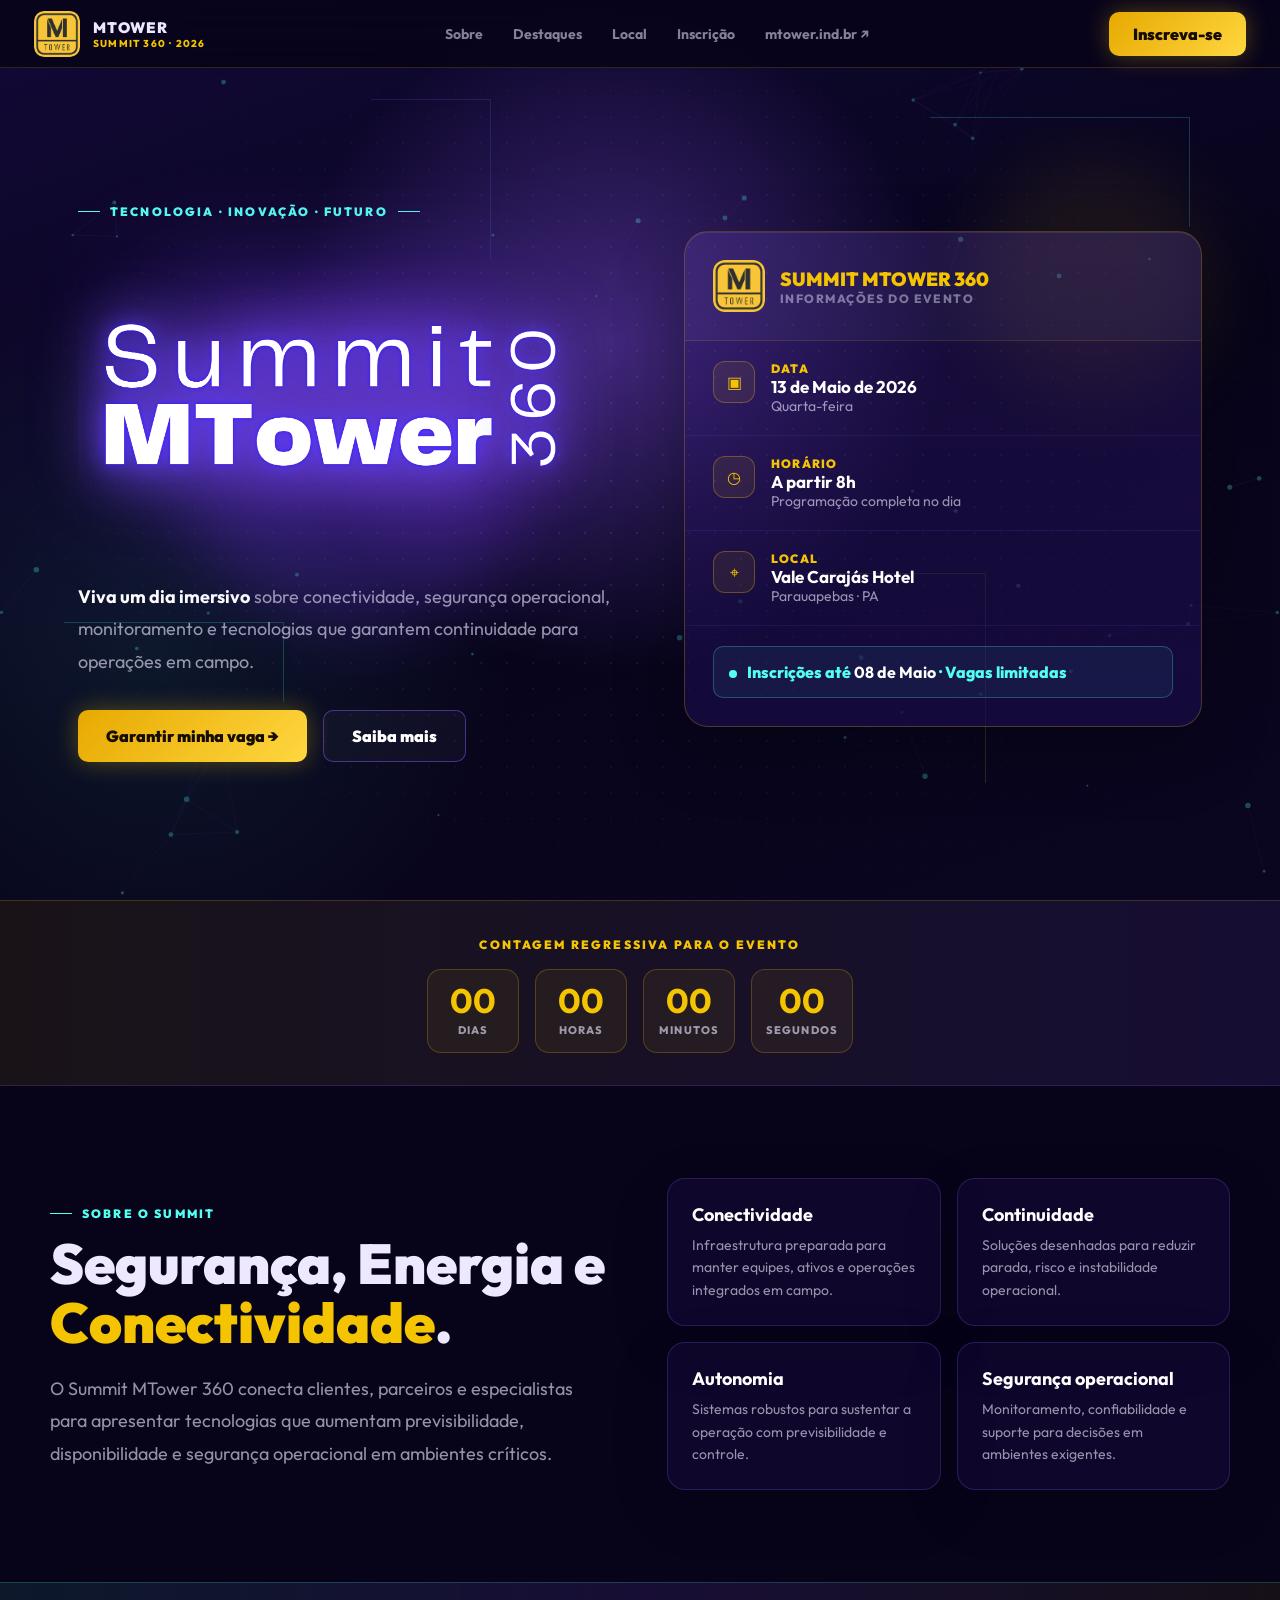
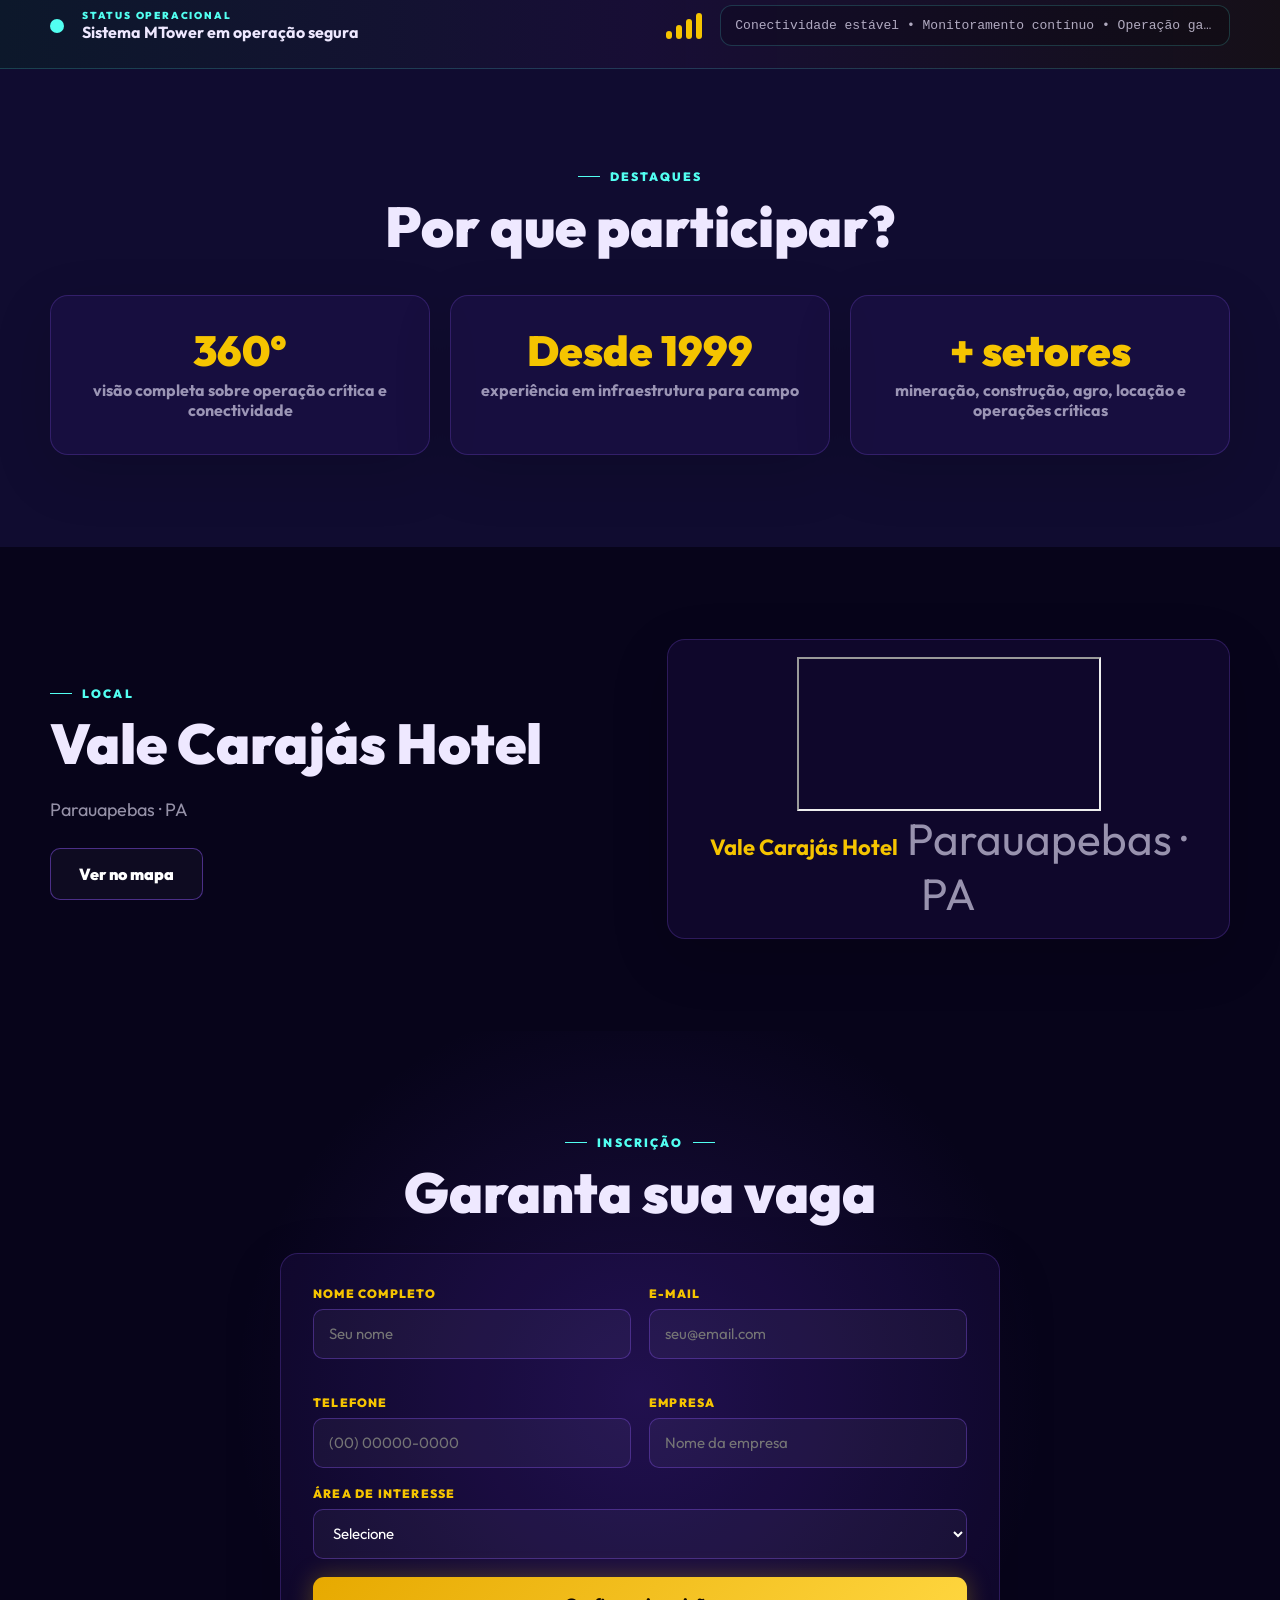
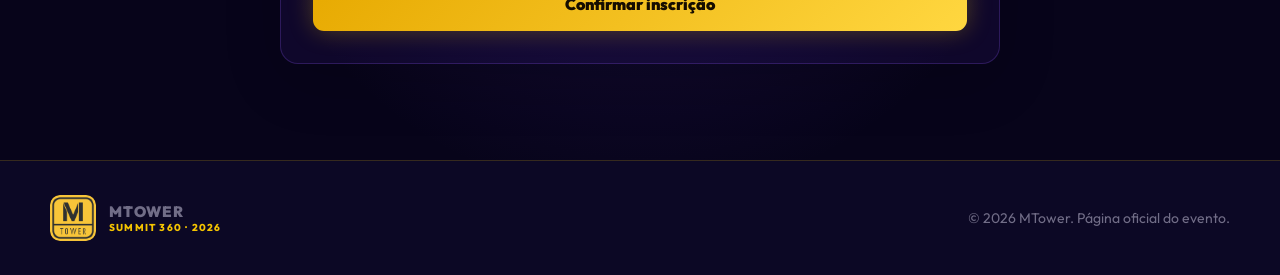
<file: index.html>
<!DOCTYPE html>
<html lang="pt-BR">
<head>
<meta charset="UTF-8">
<meta name="viewport" content="width=device-width, initial-scale=1.0">
<title>Summit MTower 360 · 2026</title>
<link rel="preconnect" href="https://fonts.googleapis.com">
<link rel="preconnect" href="https://fonts.gstatic.com" crossorigin>
<link href="https://fonts.googleapis.com/css2?family=Outfit:wght@300;400;500;600;700;800;900&display=swap" rel="stylesheet">
<link rel="stylesheet" href="style.css">
</head>
<body>
<div class="scroll-progress" id="scrollProgress"></div>
<div class="cursor-glow" id="cursorGlow"></div>
<nav class="topbar">
  <a class="brand" href="#inicio" aria-label="MTower Summit 360">
    <img src="assets/logo.png" alt="MTower" class="brand-logo">
    <span><strong>MTOWER</strong><small>SUMMIT 360 · 2026</small></span>
  </a>
  <button class="menu-btn" id="menuBtn" aria-label="Abrir menu"><span></span><span></span><span></span></button>
  <div class="nav-links" id="navLinks">
    <a href="#sobre">Sobre</a>
    <a href="#destaques">Destaques</a>
    <a href="#local">Local</a>
    <a href="#inscricao">Inscrição</a>
    <a href="https://www.mtower.ind.br" target="_blank" rel="noreferrer">mtower.ind.br ↗</a>
  </div>
  <a href="#inscricao" class="nav-cta">Inscreva-se</a>
</nav>

<main id="inicio">
  <section class="hero">
    <canvas id="techCanvas" class="tech-canvas" aria-hidden="true"></canvas>
    <div class="grid-bg"></div>
    <div class="circuit-layer" aria-hidden="true"><span></span><span></span><span></span><span></span></div>
    <div class="orb orb-one"></div>
    <div class="orb orb-two"></div>
    <div class="data-rain" aria-hidden="true"><span>UPTIME</span><span>CONNECT</span><span>CONTROL</span><span>360</span><span>FIELD</span><span>IOT</span><span>SAFETY</span></div>
  <div class="hero-inner">
      <div class="hero-copy reveal">
        <div class="eyebrow">Tecnologia · Inovação · Futuro</div>
        <div class="summit-frame">
          <img src="assets/summit.png" alt="Summit MTower 360" class="summit-img">
        </div>
        <p><strong>Viva um dia imersivo</strong> sobre conectividade, segurança operacional, monitoramento e tecnologias que garantem continuidade para operações em campo.</p>
        <div class="actions">
          <a href="#inscricao" class="btn primary">Garantir minha vaga →</a>
          <a href="#sobre" class="btn secondary">Saiba mais</a>
        </div>
      </div>
      <aside class="event-card reveal tilt-card">
        <header>
          <img src="assets/logo.png" alt="MTower" class="card-logo">
          <div><strong>SUMMIT MTOWER 360</strong><span>Informações do evento</span></div>
        </header>
        <div class="event-row"><div class="icon">▣</div><div><small>Data</small><strong>13 de Maio de 2026</strong><span>Quarta-feira</span></div></div>
        <div class="event-row"><div class="icon">◷</div><div><small>Horário</small><strong>A partir 8h</strong><span>Programação completa no dia</span></div></div>
        <div class="event-row"><div class="icon">⌖</div><div><small>Local</small><strong>Vale Carajás Hotel</strong><span>Parauapebas · PA</span></div></div>
        <div class="notice"><i></i>Inscrições até <strong>08 de Maio</strong> · Vagas limitadas</div>
      </aside>
    </div>
  </section>

  <section class="countdown" aria-label="Contagem regressiva">
    <span>Contagem regressiva para o evento</span>
    <div class="count-grid">
      <div><strong id="d">00</strong><small>Dias</small></div>
      <div><strong id="h">00</strong><small>Horas</small></div>
      <div><strong id="m">00</strong><small>Minutos</small></div>
      <div><strong id="s">00</strong><small>Segundos</small></div>
    </div>
  </section>

  <section class="section" id="sobre">
    <div class="wrap two-col">
      <div class="reveal">
        <div class="section-label">Sobre o Summit</div>
        <h1>Segurança, Energia e <span>Conectividade</span>.</h1>
        <p>O Summit MTower 360 conecta clientes, parceiros e especialistas para apresentar tecnologias que aumentam previsibilidade, disponibilidade e segurança operacional em ambientes críticos.</p>
      </div>
      <div class="cards reveal tech-cards">
        <article><b>Conectividade</b><p>Infraestrutura preparada para manter equipes, ativos e operações integrados em campo.</p></article>
        <article><b>Continuidade</b><p>Soluções desenhadas para reduzir parada, risco e instabilidade operacional.</p></article>
        <article><b>Autonomia</b><p>Sistemas robustos para sustentar a operação com previsibilidade e controle.</p></article>
        <article><b>Segurança operacional</b><p>Monitoramento, confiabilidade e suporte para decisões em ambientes exigentes.</p></article>
      </div>
    </div>
  </section>

  <section class="tech-strip" aria-label="Painel tecnológico">
    <div class="wrap tech-strip-inner reveal">
      <div class="live-dot"></div>
      <div><small>Status operacional</small><strong>Sistema MTower em operação segura</strong></div>
      <div class="signal-bars"><i></i><i></i><i></i><i></i></div>
      <div class="terminal-line" id="terminalLine">Conectividade estável • Monitoramento contínuo • Operação garantida</div>
    </div>
  </section>

  <section class="section darker" id="destaques">
    <div class="wrap center reveal">
      <div class="section-label">Destaques</div>
      <h1>Por que participar?</h1>
      <div class="highlight-grid hologrid">
        <article><strong>360°</strong><span>visão completa sobre operação crítica e conectividade</span></article>
        <article><strong>Desde 1999</strong><span>experiência em infraestrutura para campo</span></article>
        <article><strong>+ setores</strong><span>mineração, construção, agro, locação e operações críticas</span></article>
      </div>
    </div>
  </section>

  <section class="section" id="local">
    <div class="wrap two-col">
      <div class="reveal">
        <div class="section-label">Local</div>
        <h1>Vale Carajás Hotel</h1>
        <p>Parauapebas · PA</p>
        <a href="https://www.google.com/maps/search/?api=1&query=Vale+Caraj%C3%A1s+Hotel+Parauapebas" target="_blank" rel="noreferrer" class="btn secondary inline">Ver no mapa</a>
      </div>
      <div class="map-card reveal map-embed-card">
        <iframe
          title="Mapa do Vale Carajás Hotel"
          src="https://www.google.com/maps?q=Vale%20Caraj%C3%A1s%20Hotel%20Parauapebas%20PA&output=embed"
          loading="lazy"
          referrerpolicy="no-referrer-when-downgrade"
          allowfullscreen>
        </iframe>
        <div class="map-overlay">
          <strong>Vale Carajás Hotel</strong>
          <span>Parauapebas · PA</span>
        </div>
      </div>
    </div>
  </section>

  <section class="form-section" id="inscricao">
    <div class="form-wrap reveal">
      <div class="section-label">Inscrição</div>
      <h1>Garanta sua vaga</h1>
      <p></p>
      <form id="leadForm" class="form-card">
        <div class="form-grid">
          <label>Nome completo<input id="nome" name="nome" type="text" placeholder="Seu nome" required></label>
          <label>E-mail<input id="email" name="email" type="email" placeholder="seu@email.com" required></label>
          <label>Telefone<input id="telefone" name="telefone" type="tel" placeholder="(00) 00000-0000" required></label>
          <label>Empresa<input id="empresa" name="empresa" type="text" placeholder="Nome da empresa"></label>
        </div>
        <label>Área de interesse<select id="interesse" name="interesse" required><option value="">Selecione</option><option>Automação e Integração de Sistema</option><option>Energia Solar e Redundância Energética</option><option>Monitoramento e CFTV Industrial</option><option>Outros</option><option>Segurança Operacional</option><option>Telecom e Conectividade</option><option>Torres e Infraestrutura</option></select></label>
        <button type="submit">Confirmar inscrição</button>
        <div id="formMsg" class="form-msg"></div>
      </form>
    </div>
  </section>
</main>

<footer>
  <div class="wrap footer-inner">
    <a class="brand" href="#inicio"><img src="assets/logo.png" alt="MTower" class="brand-logo"><span><strong>MTOWER</strong><small>SUMMIT 360 · 2026</small></span></a>
    <p>© 2026 MTower. Página oficial do evento.</p>
  </div>
</footer>
<script src="script.js"></script>
</body>
</html>
</file>
<file: style.css>
*{box-sizing:border-box;margin:0;padding:0}html{scroll-behavior:smooth}body{font-family:Outfit,Arial,sans-serif;background:#07041a;color:#eee8ff;overflow-x:hidden}a{text-decoration:none;color:inherit}:root{--gold:#f5c400;--gold2:#ffd740;--purple:#7c4ddb;--purple2:#2a115f;--cyan:#52fff1;--text:#eee8ff;--muted:rgba(238,232,255,.62);--dark:#07041a;--dark2:#0c0825;--line:rgba(245,196,0,.18)}.topbar{position:fixed;inset:0 0 auto 0;height:68px;z-index:20;display:flex;align-items:center;justify-content:space-between;padding:0 34px;background:rgba(7,4,26,.88);backdrop-filter:blur(18px);border-bottom:1px solid var(--line)}.brand{display:flex;align-items:center;gap:13px}.brand-logo{width:46px;height:46px;object-fit:contain;border-radius:10px}.brand strong{display:block;font-size:15px;font-weight:900;letter-spacing:.05em}.brand small{display:block;color:var(--gold);font-size:10px;font-weight:800;letter-spacing:.12em}.nav-links{display:flex;align-items:center;gap:30px;color:rgba(238,232,255,.55);font-weight:700;font-size:14px}.nav-links a:hover{color:var(--gold)}.nav-cta,.btn.primary{background:linear-gradient(135deg,#e7a900,var(--gold2));color:#160d00;font-weight:900;border-radius:10px;box-shadow:0 0 24px rgba(245,196,0,.32)}.nav-cta{padding:12px 24px}.menu-btn{display:none;background:transparent;border:0}.menu-btn span{display:block;width:24px;height:2px;background:#fff;margin:5px;border-radius:10px}.hero{min-height:100vh;position:relative;display:flex;align-items:center;padding-top:68px;background:radial-gradient(circle at 48% 38%,rgba(124,77,219,.48),transparent 38%),radial-gradient(circle at 12% 72%,rgba(82,255,241,.08),transparent 28%),linear-gradient(160deg,#120936 0%,#07041a 55%,#0a0620 100%);overflow:hidden}.grid-bg{position:absolute;inset:0;background-image:radial-gradient(circle,rgba(124,77,219,.25) 1px,transparent 1px);background-size:26px 26px;mask-image:radial-gradient(ellipse at center,#000 10%,transparent 78%)}.orb{position:absolute;border-radius:50%;filter:blur(34px);opacity:.28}.orb-one{width:330px;height:330px;background:#5b2fbe;left:15%;top:34%}.orb-two{width:240px;height:240px;background:#f5c400;right:5%;top:18%;opacity:.08}.hero-inner{width:min(1180px,100%);margin:auto;padding:70px 28px 80px;display:grid;grid-template-columns:1.03fr .97fr;gap:56px;align-items:center;position:relative;z-index:2}.eyebrow,.section-label{display:inline-flex;align-items:center;gap:10px;text-transform:uppercase;letter-spacing:.18em;color:var(--cyan);font-weight:900;font-size:12px}.eyebrow:before,.eyebrow:after,.section-label:before{content:"";width:22px;height:1px;background:var(--cyan)}.summit-frame{margin:28px 0 28px;max-width:520px;position:relative}.summit-frame:before{content:"";position:absolute;inset:15%;background:#5b2fbe;filter:blur(60px);opacity:.72}.summit-img{position:relative;display:block;width:100%;height:auto;filter:drop-shadow(0 0 28px rgba(124,77,219,.78))}.hero-copy p,.section p,.form-wrap>p{font-size:18px;line-height:1.8;color:var(--muted);max-width:540px}.hero-copy p strong{color:#fff}.actions{display:flex;gap:16px;flex-wrap:wrap;margin-top:32px}.btn{display:inline-flex;align-items:center;justify-content:center;padding:15px 28px;border-radius:10px;font-weight:900}.btn.secondary{border:1px solid rgba(124,77,219,.55);color:#fff;background:rgba(255,255,255,.03)}.btn.secondary:hover{border-color:var(--gold);color:var(--gold)}.btn.inline{margin-top:22px}.event-card{background:linear-gradient(180deg,rgba(91,47,190,.2),rgba(24,12,70,.72));border:1px solid rgba(245,196,0,.24);border-radius:24px;box-shadow:0 24px 70px rgba(0,0,0,.24),inset 0 1px rgba(255,255,255,.08);overflow:hidden}.event-card header{display:flex;align-items:center;gap:15px;padding:28px;border-bottom:1px solid rgba(245,196,0,.14);background:rgba(255,255,255,.03)}.card-logo{width:52px;height:52px;object-fit:contain;border-radius:12px}.event-card header strong{display:block;color:var(--gold);font-size:19px;font-weight:900}.event-card header span{display:block;color:rgba(238,232,255,.45);text-transform:uppercase;font-size:12px;font-weight:800;letter-spacing:.12em}.event-row{display:flex;gap:16px;padding:20px 28px;border-bottom:1px solid rgba(124,77,219,.14)}.icon{width:42px;height:42px;flex:0 0 42px;border-radius:12px;border:1px solid rgba(245,196,0,.3);color:var(--gold);display:flex;align-items:center;justify-content:center;background:rgba(245,196,0,.08)}.event-row small{display:block;text-transform:uppercase;color:var(--gold);font-weight:900;letter-spacing:.1em;font-size:12px}.event-row strong{display:block;color:#fff;font-size:17px}.event-row span{display:block;color:var(--muted);font-size:14px}.notice{margin:20px 28px 28px;padding:15px;border:1px solid rgba(82,255,241,.25);border-radius:10px;color:var(--cyan);background:rgba(82,255,241,.06);font-weight:800}.notice i{display:inline-block;width:8px;height:8px;background:var(--cyan);border-radius:50%;margin-right:10px}.notice strong{color:#fff}.countdown{padding:32px 20px;text-align:center;background:linear-gradient(90deg,rgba(245,196,0,.08),rgba(124,77,219,.13));border-top:1px solid var(--line);border-bottom:1px solid rgba(124,77,219,.25)}.countdown>span{text-transform:uppercase;color:var(--gold);font-size:12px;font-weight:900;letter-spacing:.18em}.count-grid{display:flex;justify-content:center;gap:16px;margin-top:16px;flex-wrap:wrap}.count-grid div{min-width:92px;padding:14px;border:1px solid rgba(245,196,0,.23);border-radius:14px;background:rgba(245,196,0,.06)}.count-grid strong{display:block;font-size:34px;color:var(--gold);line-height:1}.count-grid small{text-transform:uppercase;color:var(--muted);font-weight:800;font-size:11px;letter-spacing:.1em}.section{padding:92px 28px;background:var(--dark)}.section.darker{background:#100c30}.wrap{width:min(1180px,100%);margin:0 auto}.two-col{display:grid;grid-template-columns:1fr 1fr;gap:54px;align-items:center}.section h1,.form-wrap h1{font-size:clamp(34px,5vw,56px);line-height:1.05;margin:14px 0 20px;font-weight:900}.section h1 span,.form-wrap h1 span{color:var(--gold)}.cards{display:grid;grid-template-columns:1fr 1fr;gap:16px}.cards article,.highlight-grid article,.map-card,.form-card{border:1px solid rgba(124,77,219,.28);background:rgba(91,47,190,.1);border-radius:18px;box-shadow:0 18px 60px rgba(0,0,0,.14)}.cards article{padding:24px}.cards b{display:block;color:#fff;font-size:18px;margin-bottom:8px}.cards p{font-size:14px;line-height:1.6}.center{text-align:center}.center .section-label{justify-content:center}.highlight-grid{display:grid;grid-template-columns:repeat(3,1fr);gap:20px;margin-top:38px}.highlight-grid article{padding:34px 24px}.highlight-grid strong{display:block;font-size:42px;font-weight:900;color:var(--gold);line-height:1}.highlight-grid span{display:block;color:var(--muted);font-weight:700;margin-top:8px}.map-card{height:300px;display:flex;align-items:center;justify-content:center;flex-direction:column;text-align:center;padding:24px}.map-card div{font-size:44px;color:var(--gold)}.map-card strong{font-size:22px}.map-card span{color:var(--muted);margin-top:6px}.form-section{padding:96px 28px;background:radial-gradient(circle at center,rgba(91,47,190,.24),transparent 55%),var(--dark);text-align:center}.form-wrap{max-width:720px;margin:auto}.form-wrap .section-label{justify-content:center}.form-wrap .section-label:after{content:"";width:22px;height:1px;background:var(--cyan)}.form-wrap>p{margin:0 auto 30px}.form-card{text-align:left;padding:32px}.form-grid{display:grid;grid-template-columns:1fr 1fr;gap:18px}label{display:block;color:var(--gold);text-transform:uppercase;font-size:12px;font-weight:900;letter-spacing:.1em;margin-bottom:18px}input,select{margin-top:8px;width:100%;height:50px;border-radius:10px;border:1px solid rgba(124,77,219,.42);background:rgba(255,255,255,.04);color:#fff;padding:0 15px;font-family:inherit;font-size:15px;outline:none}select option{background:#0c0825;color:#fff}input:focus,select:focus{border-color:var(--gold);box-shadow:0 0 0 4px rgba(245,196,0,.1)}form button{width:100%;height:54px;border:0;border-radius:11px;background:linear-gradient(135deg,#e7a900,var(--gold2));color:#160d00;font-family:inherit;font-size:16px;font-weight:900;cursor:pointer;box-shadow:0 0 24px rgba(245,196,0,.28)}.form-msg{display:none;margin-top:16px;padding:14px;border-radius:10px;background:rgba(82,255,241,.08);border:1px solid rgba(82,255,241,.25);color:var(--cyan);font-weight:800;text-align:center}.form-msg.show{display:block}footer{padding:34px 28px;border-top:1px solid var(--line);background:#0c0825}.footer-inner{display:flex;align-items:center;justify-content:space-between;gap:24px;flex-wrap:wrap;color:rgba(238,232,255,.45);font-size:14px}.reveal{opacity:0;transform:translateY(22px);transition:opacity .7s ease,transform .7s ease}.reveal.on{opacity:1;transform:none}@media(max-width:930px){.topbar{padding:0 18px}.nav-cta{display:none}.menu-btn{display:block}.nav-links{position:absolute;top:68px;left:0;right:0;display:none;flex-direction:column;align-items:flex-start;padding:22px;background:#09051f;border-bottom:1px solid var(--line)}.nav-links.open{display:flex}.hero-inner,.two-col{grid-template-columns:1fr}.hero-inner{padding-top:46px;gap:36px}.event-card{max-width:620px}.highlight-grid{grid-template-columns:1fr}.cards{grid-template-columns:1fr}}@media(max-width:620px){.brand-logo{width:40px;height:40px}.brand strong{font-size:13px}.brand small{font-size:8px}.hero-copy p,.section p,.form-wrap>p{font-size:16px}.actions{flex-direction:column;align-items:stretch}.btn{width:100%}.section,.form-section{padding:70px 20px}.form-card{padding:22px}.form-grid{grid-template-columns:1fr}.count-grid div{min-width:72px}.count-grid strong{font-size:26px}}

.scroll-progress{position:fixed;top:0;left:0;height:3px;width:0;background:linear-gradient(90deg,var(--gold),var(--cyan),var(--purple));z-index:999;box-shadow:0 0 18px rgba(82,255,241,.8)}.cursor-glow{position:fixed;width:280px;height:280px;border-radius:50%;pointer-events:none;z-index:0;background:radial-gradient(circle,rgba(82,255,241,.10),rgba(124,77,219,.08),transparent 70%);transform:translate(-50%,-50%);mix-blend-mode:screen;opacity:.8}.tech-canvas{position:absolute;inset:0;width:100%;height:100%;z-index:1;opacity:.46}.circuit-layer{position:absolute;inset:0;z-index:1;pointer-events:none;overflow:hidden}.circuit-layer span{position:absolute;display:block;border:1px solid rgba(82,255,241,.2);border-left:0;border-bottom:0;filter:drop-shadow(0 0 8px rgba(82,255,241,.35));animation:circuitPulse 4.5s ease-in-out infinite}.circuit-layer span:nth-child(1){width:260px;height:110px;right:7%;top:13%;animation-delay:.2s}.circuit-layer span:nth-child(2){width:180px;height:210px;right:23%;bottom:13%;border-color:rgba(245,196,0,.18);animation-delay:1s}.circuit-layer span:nth-child(3){width:220px;height:80px;left:5%;bottom:22%;animation-delay:1.7s}.circuit-layer span:nth-child(4){width:120px;height:160px;left:29%;top:11%;border-color:rgba(124,77,219,.22);animation-delay:2.3s}@keyframes circuitPulse{0%,100%{opacity:.16;transform:translateY(0)}50%{opacity:.72;transform:translateY(-8px)}}.data-rain{position:absolute;inset:95px 0 auto 0;height:80%;z-index:1;pointer-events:none;overflow:hidden}.data-rain span{position:absolute;top:-40px;color:rgba(82,255,241,.28);font-size:12px;font-weight:900;letter-spacing:.28em;animation:dataFall linear infinite;text-shadow:0 0 12px rgba(82,255,241,.5)}.data-rain span:nth-child(1){left:12%;animation-duration:10s}.data-rain span:nth-child(2){left:24%;animation-duration:14s;animation-delay:2s}.data-rain span:nth-child(3){left:38%;animation-duration:11s;animation-delay:4s}.data-rain span:nth-child(4){left:54%;animation-duration:13s;animation-delay:1s}.data-rain span:nth-child(5){left:68%;animation-duration:9s;animation-delay:3s}.data-rain span:nth-child(6){left:80%;animation-duration:15s;animation-delay:5s}.data-rain span:nth-child(7){left:91%;animation-duration:12s;animation-delay:2.5s}@keyframes dataFall{0%{transform:translateY(-80px);opacity:0}12%{opacity:1}100%{transform:translateY(82vh);opacity:0}}.tilt-card{transform-style:preserve-3d;will-change:transform}.tilt-card:after,.hologrid article:after,.tech-cards article:after{content:"";position:absolute;inset:0;border-radius:inherit;background:linear-gradient(120deg,transparent,rgba(255,255,255,.12),transparent);transform:translateX(-120%);transition:transform .8s;pointer-events:none}.tilt-card:hover:after,.hologrid article:hover:after,.tech-cards article:hover:after{transform:translateX(120%)}.event-card,.cards article,.highlight-grid article,.scanner-card{position:relative;overflow:hidden}.tech-cards article{transition:transform .25s,border-color .25s,box-shadow .25s}.tech-cards article:hover{transform:translateY(-8px);border-color:rgba(82,255,241,.38);box-shadow:0 20px 70px rgba(82,255,241,.08)}.tech-strip{padding:22px 28px;background:linear-gradient(90deg,rgba(82,255,241,.08),rgba(124,77,219,.14),rgba(245,196,0,.06));border-block:1px solid rgba(82,255,241,.18)}.tech-strip-inner{display:grid;grid-template-columns:auto 1fr auto minmax(250px,.9fr);gap:18px;align-items:center}.tech-strip small{display:block;color:var(--cyan);text-transform:uppercase;font-weight:900;font-size:10px;letter-spacing:.18em}.tech-strip strong{font-size:16px}.live-dot{width:14px;height:14px;border-radius:50%;background:var(--cyan);box-shadow:0 0 0 0 rgba(82,255,241,.55);animation:livePulse 1.5s infinite}@keyframes livePulse{70%{box-shadow:0 0 0 14px rgba(82,255,241,0)}}.signal-bars{display:flex;gap:4px;align-items:end;height:26px}.signal-bars i{display:block;width:6px;border-radius:8px;background:var(--gold);animation:barMove 1s ease-in-out infinite}.signal-bars i:nth-child(1){height:8px}.signal-bars i:nth-child(2){height:14px;animation-delay:.12s}.signal-bars i:nth-child(3){height:20px;animation-delay:.24s}.signal-bars i:nth-child(4){height:26px;animation-delay:.36s}@keyframes barMove{50%{height:6px;background:var(--cyan)}}.terminal-line{font-family:Consolas,monospace;color:rgba(238,232,255,.72);font-size:13px;padding:12px 14px;border:1px solid rgba(82,255,241,.18);border-radius:12px;background:rgba(0,0,0,.18);white-space:nowrap;overflow:hidden;text-overflow:ellipsis}.hologrid article{transition:transform .25s,border-color .25s,box-shadow .25s}.hologrid article:hover{transform:translateY(-10px) scale(1.02);border-color:rgba(245,196,0,.42);box-shadow:0 0 34px rgba(124,77,219,.28)}.scanner-section{background:radial-gradient(circle at 70% 50%,rgba(82,255,241,.11),transparent 30%),#07041a}.scanner-grid{display:grid;grid-template-columns:1fr 1fr;gap:54px;align-items:center}.scanner-card{min-height:360px;border:1px solid rgba(82,255,241,.24);border-radius:24px;background:radial-gradient(circle at center,rgba(82,255,241,.12),rgba(91,47,190,.12),rgba(0,0,0,.15));display:flex;align-items:center;justify-content:center;flex-direction:column;text-align:center;box-shadow:0 24px 80px rgba(0,0,0,.22)}.scanner-card strong{font-size:38px;color:var(--gold);letter-spacing:.08em}.scanner-card small{margin-top:8px;color:var(--cyan);letter-spacing:.22em;font-weight:900}.scanner-beam{position:absolute;left:0;right:0;height:2px;background:linear-gradient(90deg,transparent,var(--cyan),transparent);box-shadow:0 0 20px var(--cyan);animation:scanBeam 2.2s linear infinite}@keyframes scanBeam{0%{top:12%}100%{top:88%}}.scan-ring{position:absolute;inset:40px;border-radius:50%;display:flex;align-items:center;justify-content:center}.scan-ring span{position:absolute;border:1px solid rgba(82,255,241,.22);border-radius:50%;animation:ringSpin 8s linear infinite}.scan-ring span:nth-child(1){width:180px;height:180px;border-top-color:var(--gold)}.scan-ring span:nth-child(2){width:245px;height:245px;border-right-color:var(--cyan);animation-duration:12s;animation-direction:reverse}.scan-ring span:nth-child(3){width:305px;height:305px;border-bottom-color:var(--purple);animation-duration:16s}@keyframes ringSpin{to{transform:rotate(360deg)}}@media(max-width:930px){.tech-strip-inner,.scanner-grid{grid-template-columns:1fr}.terminal-line{white-space:normal}.cursor-glow{display:none}.data-rain{opacity:.45}}@media(max-width:620px){.tech-canvas{opacity:.25}.scanner-card{min-height:280px}.scanner-card strong{font-size:28px}.scan-ring span:nth-child(3){width:230px;height:230px}}

.ops-section{background:radial-gradient(circle at 74% 45%,rgba(245,196,0,.09),transparent 30%),radial-gradient(circle at 15% 75%,rgba(82,255,241,.08),transparent 28%),#07041a;position:relative;overflow:hidden}.ops-section:before{content:"";position:absolute;inset:0;background-image:linear-gradient(rgba(82,255,241,.05) 1px,transparent 1px),linear-gradient(90deg,rgba(82,255,241,.05) 1px,transparent 1px);background-size:44px 44px;mask-image:radial-gradient(ellipse at center,#000 10%,transparent 74%)}.ops-grid{position:relative;z-index:1;display:grid;grid-template-columns:1fr 1fr;gap:54px;align-items:center}.ops-badges{display:flex;gap:10px;flex-wrap:wrap;margin-top:28px}.ops-badges span{border:1px solid rgba(82,255,241,.24);background:rgba(82,255,241,.06);color:var(--cyan);border-radius:999px;padding:9px 13px;font-size:12px;font-weight:900;letter-spacing:.08em;text-transform:uppercase}.ops-panel{position:relative;overflow:hidden;border:1px solid rgba(82,255,241,.26);background:linear-gradient(180deg,rgba(12,8,37,.92),rgba(16,12,48,.8));border-radius:24px;padding:28px;box-shadow:0 28px 90px rgba(0,0,0,.28),inset 0 1px rgba(255,255,255,.08)}.ops-panel:before{content:"";position:absolute;inset:-50%;background:conic-gradient(from 0deg,transparent,rgba(82,255,241,.18),transparent,rgba(245,196,0,.13),transparent);animation:panelSweep 8s linear infinite}.ops-panel>*{position:relative;z-index:1}@keyframes panelSweep{to{transform:rotate(360deg)}}.panel-head{display:flex;align-items:center;justify-content:space-between;margin-bottom:22px}.panel-head strong{font-size:14px;letter-spacing:.16em;color:#fff}.panel-head span{color:#07041a;background:var(--cyan);border-radius:999px;padding:6px 10px;font-size:11px;font-weight:900;box-shadow:0 0 18px rgba(82,255,241,.42)}.power-ring{width:176px;height:176px;border-radius:50%;margin:4px auto 26px;display:flex;flex-direction:column;align-items:center;justify-content:center;background:radial-gradient(circle,rgba(82,255,241,.12),rgba(245,196,0,.06) 55%,transparent 56%),conic-gradient(var(--gold) 0 99.8%,rgba(82,255,241,.12) 99.8% 100%);box-shadow:0 0 36px rgba(245,196,0,.13)}.power-ring span{font-size:44px;font-weight:900;color:var(--gold);line-height:1}.power-ring small{color:var(--cyan);text-transform:uppercase;letter-spacing:.18em;font-weight:900;font-size:11px}.metric{display:grid;grid-template-columns:115px 1fr 80px;gap:12px;align-items:center;margin:14px 0}.metric label,.metric strong{font-size:12px;text-transform:uppercase;font-weight:900;letter-spacing:.08em}.metric label{color:rgba(238,232,255,.62)}.metric strong{color:var(--gold);text-align:right}.metric div{height:10px;border-radius:999px;background:rgba(255,255,255,.08);overflow:hidden;border:1px solid rgba(82,255,241,.12)}.metric i{display:block;height:100%;border-radius:inherit;background:linear-gradient(90deg,var(--cyan),var(--gold));box-shadow:0 0 16px rgba(82,255,241,.35);animation:metricPulse 2.5s ease-in-out infinite}@keyframes metricPulse{50%{filter:brightness(1.35)}}.panel-log{margin-top:22px;border:1px solid rgba(245,196,0,.18);background:rgba(245,196,0,.06);color:rgba(238,232,255,.78);border-radius:12px;padding:14px;font-family:Consolas,monospace;font-size:13px}@media(max-width:930px){.ops-grid{grid-template-columns:1fr}.metric{grid-template-columns:1fr}.metric strong{text-align:left}.power-ring{margin-left:0}}

.operation-ring span{font-size:38px}.ops-panel{border-color:rgba(82,255,241,.34)}.panel-log{border-color:rgba(82,255,241,.22);background:rgba(82,255,241,.055)}
.form-msg.error{color:#ff7a7a;border-color:rgba(255,122,122,.35);background:rgba(255,122,122,.08)}
.form-card button:disabled{opacity:.65;cursor:not-allowed;transform:none}
</file>
